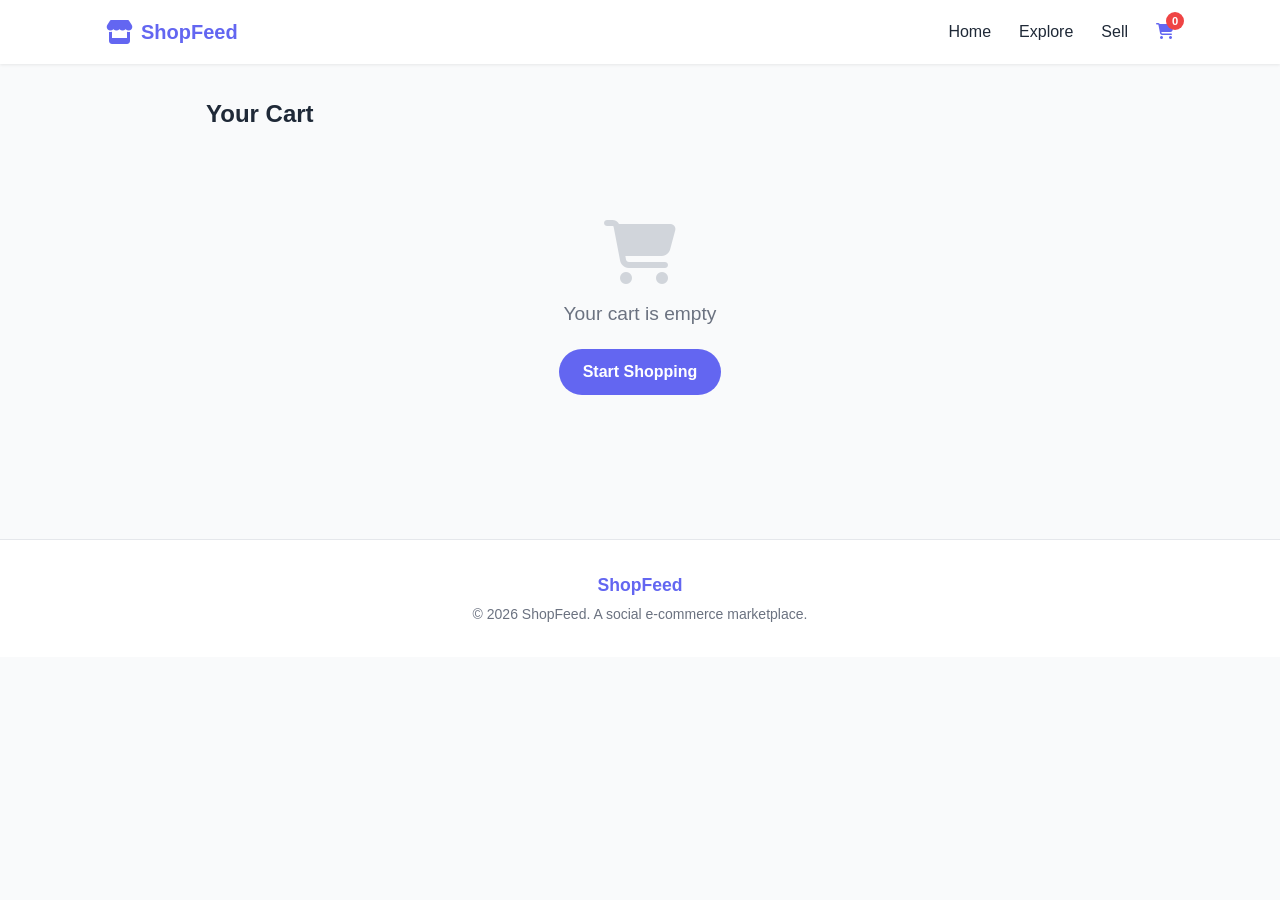
<file: cart.html>
<!DOCTYPE html>
<html lang="en">
<head>
  <meta charset="UTF-8">
  <meta name="viewport" content="width=device-width, initial-scale=1.0">
  <title>Cart – ShopFeed</title>
  <link rel="stylesheet" href="https://cdnjs.cloudflare.com/ajax/libs/font-awesome/6.5.1/css/all.min.css">
  <link rel="stylesheet" href="styles.css">
</head>
<body>
  <nav class="navbar">
    <div class="nav-container">
      <a href="index.html" class="logo">
        <i class="fas fa-store"></i>
        <span>ShopFeed</span>
      </a>
      <div class="nav-links">
        <a href="index.html">Home</a>
        <a href="explore.html">Explore</a>
        <a href="sell.html">Sell</a>
        <a href="cart.html" class="cart-link active">
          <i class="fas fa-shopping-cart"></i>
          <span class="cart-badge" id="cart-count">0</span>
        </a>
      </div>
      <button class="mobile-menu-btn" id="mobile-menu-btn" aria-label="Menu">
        <i class="fas fa-bars"></i>
      </button>
    </div>
    <div class="mobile-menu" id="mobile-menu">
      <a href="index.html">Home</a>
      <a href="explore.html">Explore</a>
      <a href="sell.html">Sell</a>
      <a href="cart.html" class="active">Cart (<span id="cart-count-mobile">0</span>)</a>
    </div>
  </nav>

  <main class="container-md">
    <h1 class="section-title" style="margin-bottom: 1.5rem;">Your Cart</h1>

    <div class="cart-empty" id="cart-empty">
      <i class="fas fa-shopping-cart"></i>
      <p>Your cart is empty</p>
      <a href="explore.html" class="btn btn-primary">Start Shopping</a>
    </div>

    <div class="cart-content" id="cart-content">
      <div id="cart-items"></div>

      <div class="cart-summary">
        <div class="summary-row">
          <span>Subtotal</span>
          <span id="subtotal">₦0</span>
        </div>
        <div class="summary-row" style="color: var(--text-light);">
          <span>Delivery</span>
          <span>Calculated at checkout</span>
        </div>
        <div class="summary-row total">
          <span>Total</span>
          <span class="price" id="total">₦0</span>
        </div>
        <button class="btn btn-primary btn-full" style="margin-top: 1.25rem;" id="checkout-btn">
          Proceed to Checkout
        </button>
      </div>

      <div class="checkout-form" id="checkout-form">
        <h2>Checkout Details</h2>
        <form id="order-form">
          <div class="form-row">
            <div class="form-group">
              <label>Full Name</label>
              <input type="text" required placeholder="Your full name">
            </div>
            <div class="form-group">
              <label>Phone Number</label>
              <input type="tel" required placeholder="08012345678">
            </div>
          </div>
          <div class="form-group">
            <label>Email</label>
            <input type="email" required placeholder="you@example.com">
          </div>
          <div class="form-group">
            <label>Delivery Address</label>
            <textarea required rows="3" placeholder="Street, City, State"></textarea>
          </div>
          <div class="form-group">
            <label>Payment Method</label>
            <select>
              <option>Pay on Delivery</option>
              <option>Bank Transfer</option>
              <option>Card (Coming soon)</option>
            </select>
          </div>
          <button type="submit" class="btn btn-green btn-full">Place Order</button>
        </form>
      </div>
    </div>
  </main>

  <footer class="footer">
    <p class="brand">ShopFeed</p>
    <p>© 2026 ShopFeed. A social e-commerce marketplace.</p>
  </footer>

  <script src="script.js"></script>
  <script>
    document.getElementById('mobile-menu-btn').addEventListener('click', () => {
      document.getElementById('mobile-menu').classList.toggle('open');
    });

    const productData = {
      1: { name: "Premium Wireless Headphones", price: 45000, image: "https://images.unsplash.com/photo-1505740420928-5e560c06d30e?w=200&q=80" },
      2: { name: "Smart Fitness Watch", price: 32500, image: "https://images.unsplash.com/photo-1523275335684-37898b6baf30?w=200&q=80" },
      3: { name: "Minimalist Sofa Set", price: 185000, image: "https://images.unsplash.com/photo-1555041469-a586c61ea9bc?w=200&q=80" },
      4: { name: "Organic Skincare Bundle", price: 18900, image: "https://images.unsplash.com/photo-1596462502278-27bfdc403348?w=200&q=80" },
      5: { name: "Classic Leather Sneakers", price: 28000, image: "https://images.unsplash.com/photo-1542291026-7eec264c27ff?w=200&q=80" },
      6: { name: "Portable Bluetooth Speaker", price: 22500, image: "https://images.unsplash.com/photo-1608043152269-423dbba4e7e1?w=200&q=80" }
    };

    function renderCart() {
      const cart = getCart();
      const emptyEl = document.getElementById('cart-empty');
      const contentEl = document.getElementById('cart-content');
      const itemsEl = document.getElementById('cart-items');

      if (Object.keys(cart).length === 0) {
        emptyEl.classList.add('show');
        contentEl.classList.remove('show');
        return;
      }

      emptyEl.classList.remove('show');
      contentEl.classList.add('show');

      let html = '';
      let subtotal = 0;

      for (const [id, qty] of Object.entries(cart)) {
        const p = productData[id];
        if (!p) continue;
        const lineTotal = p.price * qty;
        subtotal += lineTotal;
        html += `
          <div class="cart-item">
            <img src="${p.image}" alt="${p.name}">
            <div class="cart-item-info">
              <h3>${p.name}</h3>
              <p class="price">₦${p.price.toLocaleString()}</p>
            </div>
            <div class="qty-controls">
              <button onclick="updateQty(${id}, ${qty - 1})">−</button>
              <span>${qty}</span>
              <button onclick="updateQty(${id}, ${qty + 1})">+</button>
            </div>
            <p class="line-total">₦${lineTotal.toLocaleString()}</p>
            <button class="remove-btn" onclick="removeFromCart(${id})" aria-label="Remove">
              <i class="fas fa-trash"></i>
            </button>
          </div>
        `;
      }

      itemsEl.innerHTML = html;
      document.getElementById('subtotal').textContent = '₦' + subtotal.toLocaleString();
      document.getElementById('total').textContent = '₦' + subtotal.toLocaleString();
    }

    function updateQty(id, newQty) {
      if (newQty < 1) {
        removeFromCart(id);
      } else {
        const cart = getCart();
        cart[id] = newQty;
        saveCart(cart);
        updateCartCount();
        renderCart();
      }
    }

    function removeFromCart(id) {
      const cart = getCart();
      delete cart[id];
      saveCart(cart);
      updateCartCount();
      renderCart();
    }

    document.getElementById('checkout-btn').addEventListener('click', () => {
      document.getElementById('checkout-form').classList.add('show');
      document.getElementById('checkout-form').scrollIntoView({ behavior: 'smooth' });
    });

    document.getElementById('order-form').addEventListener('submit', (e) => {
      e.preventDefault();
      alert('Order placed successfully! 🎉\n\nThank you for shopping on ShopFeed.\nYou will receive a confirmation shortly.');
      localStorage.removeItem('shopfeed_cart');
      updateCartCount();
      renderCart();
      document.getElementById('checkout-form').classList.remove('show');
    });

    renderCart();
  </script>
</body>
</html>
</file>
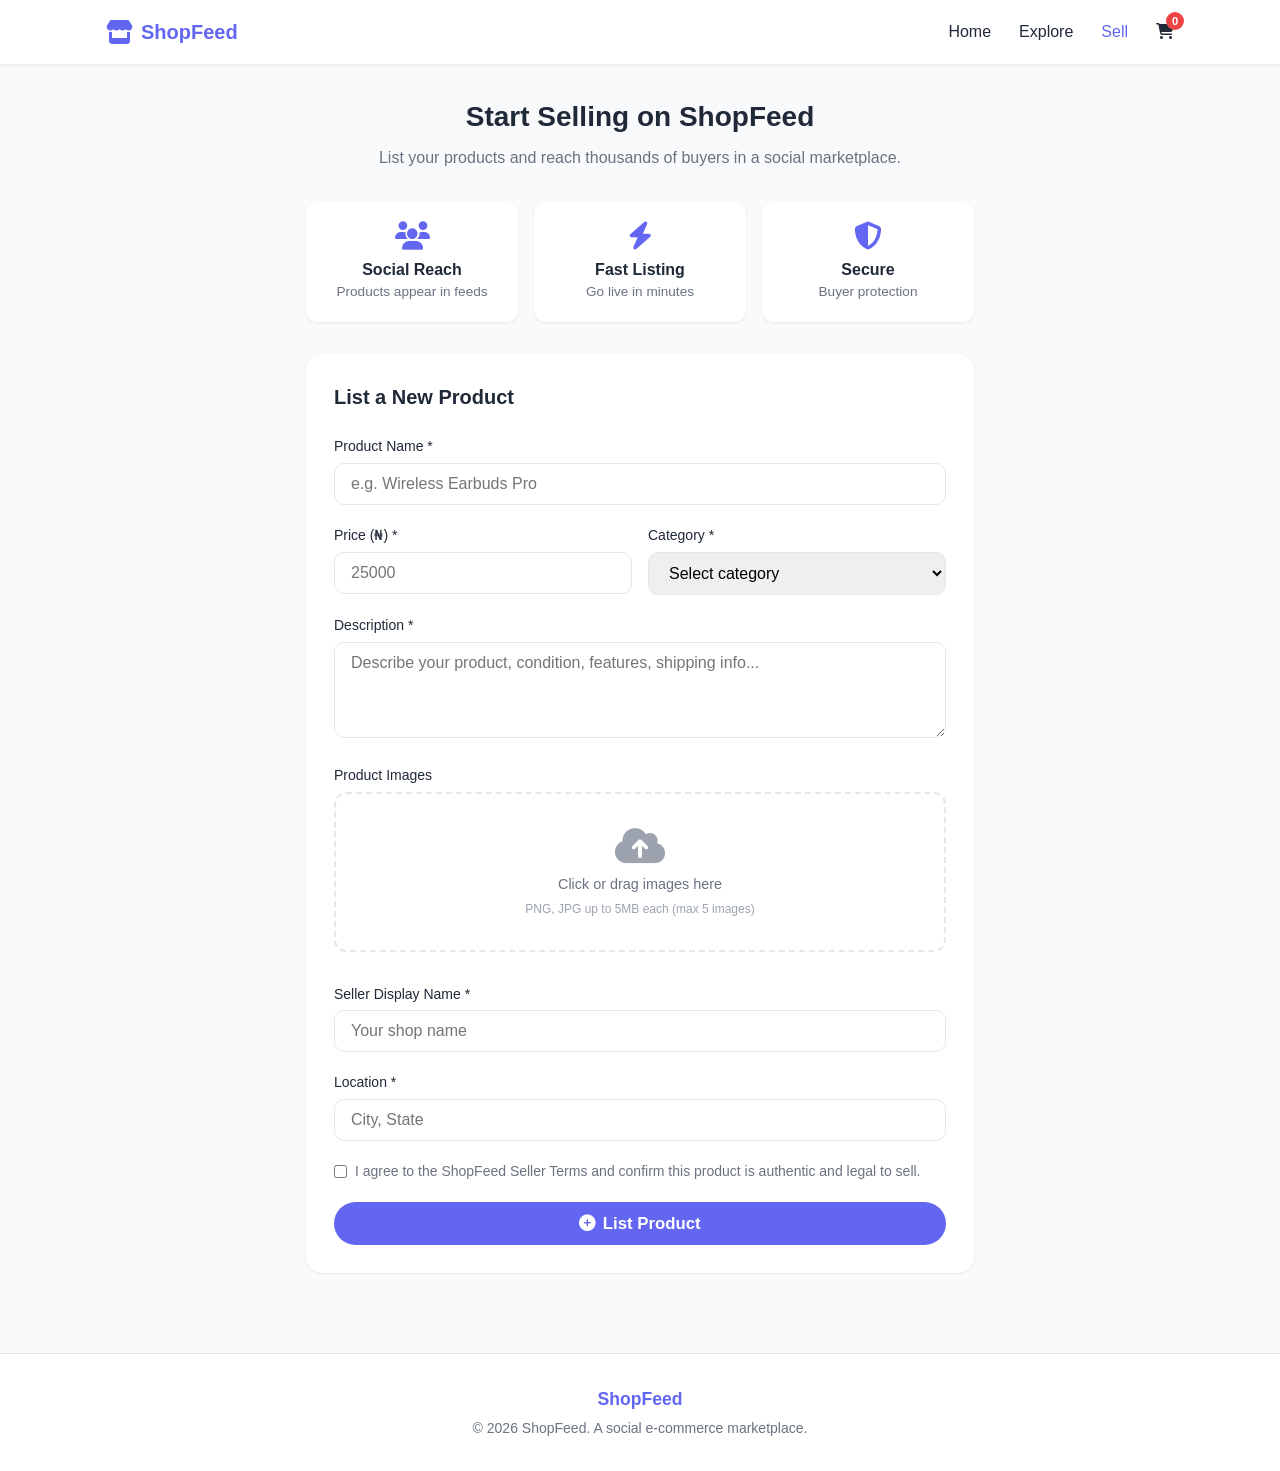
<file: sell.html>
<!DOCTYPE html>
<html lang="en">
<head>
  <meta charset="UTF-8">
  <meta name="viewport" content="width=device-width, initial-scale=1.0">
  <title>Sell on ShopFeed</title>
  <link rel="stylesheet" href="https://cdnjs.cloudflare.com/ajax/libs/font-awesome/6.5.1/css/all.min.css">
  <link rel="stylesheet" href="styles.css">
</head>
<body>
  <nav class="navbar">
    <div class="nav-container">
      <a href="index.html" class="logo">
        <i class="fas fa-store"></i>
        <span>ShopFeed</span>
      </a>
      <div class="nav-links">
        <a href="index.html">Home</a>
        <a href="explore.html">Explore</a>
        <a href="sell.html" class="active">Sell</a>
        <a href="cart.html" class="cart-link">
          <i class="fas fa-shopping-cart"></i>
          <span class="cart-badge" id="cart-count">0</span>
        </a>
      </div>
      <button class="mobile-menu-btn" id="mobile-menu-btn" aria-label="Menu">
        <i class="fas fa-bars"></i>
      </button>
    </div>
    <div class="mobile-menu" id="mobile-menu">
      <a href="index.html">Home</a>
      <a href="explore.html">Explore</a>
      <a href="sell.html" class="active">Sell</a>
      <a href="cart.html">Cart (<span id="cart-count-mobile">0</span>)</a>
    </div>
  </nav>

  <main class="container-sm">
    <div style="text-align: center; margin-bottom: 2rem;">
      <h1 style="font-size: 1.75rem; margin-bottom: 0.5rem;">Start Selling on ShopFeed</h1>
      <p style="color: var(--text-light);">List your products and reach thousands of buyers in a social marketplace.</p>
    </div>

    <div class="benefits">
      <div class="benefit-card">
        <i class="fas fa-users"></i>
        <p>Social Reach</p>
        <p>Products appear in feeds</p>
      </div>
      <div class="benefit-card">
        <i class="fas fa-bolt"></i>
        <p>Fast Listing</p>
        <p>Go live in minutes</p>
      </div>
      <div class="benefit-card">
        <i class="fas fa-shield-alt"></i>
        <p>Secure</p>
        <p>Buyer protection</p>
      </div>
    </div>

    <div class="sell-form-card" id="form-card">
      <h2>List a New Product</h2>
      <form id="sell-form">
        <div class="form-group">
          <label>Product Name *</label>
          <input type="text" required placeholder="e.g. Wireless Earbuds Pro">
        </div>

        <div class="form-row">
          <div class="form-group">
            <label>Price (₦) *</label>
            <input type="number" required min="100" placeholder="25000">
          </div>
          <div class="form-group">
            <label>Category *</label>
            <select required>
              <option value="">Select category</option>
              <option value="electronics">Electronics</option>
              <option value="fashion">Fashion</option>
              <option value="home">Home & Living</option>
              <option value="beauty">Beauty</option>
              <option value="other">Other</option>
            </select>
          </div>
        </div>

        <div class="form-group">
          <label>Description *</label>
          <textarea required rows="4" placeholder="Describe your product, condition, features, shipping info..."></textarea>
        </div>

        <div class="form-group">
          <label>Product Images</label>
          <div class="upload-area" id="upload-area">
            <i class="fas fa-cloud-upload-alt"></i>
            <p>Click or drag images here</p>
            <p class="hint">PNG, JPG up to 5MB each (max 5 images)</p>
            <input type="file" id="image-input" accept="image/*" multiple hidden>
          </div>
          <div class="preview-images" id="preview"></div>
        </div>

        <div class="form-group">
          <label>Seller Display Name *</label>
          <input type="text" required placeholder="Your shop name">
        </div>

        <div class="form-group">
          <label>Location *</label>
          <input type="text" required placeholder="City, State">
        </div>

        <div class="form-check">
          <input type="checkbox" id="terms" required>
          <label for="terms">I agree to the ShopFeed Seller Terms and confirm this product is authentic and legal to sell.</label>
        </div>

        <button type="submit" class="btn btn-primary btn-full" style="font-size: 1.05rem;">
          <i class="fas fa-plus-circle"></i> List Product
        </button>
      </form>
    </div>

    <div class="success-msg" id="success-msg">
      <i class="fas fa-check-circle"></i>
      <h3>Product Listed Successfully!</h3>
      <p>Your product is now live on ShopFeed. Buyers can discover it in the feed and explore page.</p>
      <a href="explore.html" class="btn btn-primary">View Marketplace</a>
    </div>
  </main>

  <footer class="footer">
    <p class="brand">ShopFeed</p>
    <p>© 2026 ShopFeed. A social e-commerce marketplace.</p>
  </footer>

  <script src="script.js"></script>
  <script>
    document.getElementById('mobile-menu-btn').addEventListener('click', () => {
      document.getElementById('mobile-menu').classList.toggle('open');
    });

    const uploadArea = document.getElementById('upload-area');
    const imageInput = document.getElementById('image-input');
    const preview = document.getElementById('preview');

    uploadArea.addEventListener('click', () => imageInput.click());

    imageInput.addEventListener('change', () => {
      preview.innerHTML = '';
      Array.from(imageInput.files).slice(0, 5).forEach(file => {
        const reader = new FileReader();
        reader.onload = (e) => {
          const img = document.createElement('img');
          img.src = e.target.result;
          preview.appendChild(img);
        };
        reader.readAsDataURL(file);
      });
    });

    document.getElementById('sell-form').addEventListener('submit', (e) => {
      e.preventDefault();
      document.getElementById('form-card').style.display = 'none';
      document.getElementById('success-msg').classList.add('show');
      window.scrollTo({ top: 0, behavior: 'smooth' });
    });
  </script>
</body>
</html>
</file>
<file: styles.css>
/* ========================================
   ShopFeed – Pure CSS Stylesheet
   ======================================== */

/* Reset & Base */
*, *::before, *::after {
  box-sizing: border-box;
  margin: 0;
  padding: 0;
}

:root {
  --primary: #6366f1;
  --primary-dark: #4f46e5;
  --secondary: #8b5cf6;
  --text: #1f2937;
  --text-light: #6b7280;
  --bg: #f9fafb;
  --white: #ffffff;
  --border: #e5e7eb;
  --red: #ef4444;
  --green: #16a34a;
  --radius: 16px;
  --shadow: 0 1px 3px rgba(0,0,0,0.08);
  --shadow-hover: 0 4px 12px rgba(0,0,0,0.1);
}

html {
  scroll-behavior: smooth;
}

body {
  font-family: -apple-system, BlinkMacSystemFont, 'Segoe UI', Roboto, Oxygen, Ubuntu, sans-serif;
  background: var(--bg);
  color: var(--text);
  line-height: 1.5;
  min-height: 100vh;
}

a {
  color: inherit;
  text-decoration: none;
}

img {
  max-width: 100%;
  display: block;
}

button, input, select, textarea {
  font-family: inherit;
  font-size: 1rem;
}

/* ========== Navbar ========== */
.navbar {
  background: var(--white);
  box-shadow: var(--shadow);
  position: sticky;
  top: 0;
  z-index: 100;
}

.nav-container {
  max-width: 1100px;
  margin: 0 auto;
  padding: 0 1rem;
  display: flex;
  align-items: center;
  justify-content: space-between;
  height: 64px;
}

.logo {
  display: flex;
  align-items: center;
  gap: 0.5rem;
  font-weight: 700;
  font-size: 1.25rem;
  color: var(--primary);
}

.logo i {
  font-size: 1.5rem;
}

.nav-links {
  display: flex;
  align-items: center;
  gap: 1.75rem;
}

.nav-links a {
  color: var(--text);
  font-weight: 500;
  transition: color 0.2s;
}

.nav-links a:hover,
.nav-links a.active {
  color: var(--primary);
}

.cart-link {
  position: relative;
}

.cart-badge {
  position: absolute;
  top: -8px;
  right: -10px;
  background: var(--red);
  color: white;
  font-size: 0.7rem;
  font-weight: 600;
  width: 18px;
  height: 18px;
  border-radius: 50%;
  display: flex;
  align-items: center;
  justify-content: center;
}

.mobile-menu-btn {
  display: none;
  background: none;
  border: none;
  font-size: 1.4rem;
  color: var(--text);
  cursor: pointer;
}

.mobile-menu {
  display: none;
  padding: 0 1rem 1rem;
  background: var(--white);
}

.mobile-menu a {
  display: block;
  padding: 0.6rem 0;
  font-weight: 500;
}

.mobile-menu a.active {
  color: var(--primary);
}

/* ========== Hero ========== */
.hero {
  background: linear-gradient(135deg, var(--primary), var(--secondary));
  color: white;
  text-align: center;
  padding: 3rem 1rem;
}

.hero h1 {
  font-size: 2.25rem;
  margin-bottom: 0.75rem;
}

.hero p {
  font-size: 1.1rem;
  opacity: 0.9;
  margin-bottom: 1.5rem;
  max-width: 500px;
  margin-left: auto;
  margin-right: auto;
}

.hero-buttons {
  display: flex;
  flex-wrap: wrap;
  gap: 0.75rem;
  justify-content: center;
}

.btn {
  display: inline-flex;
  align-items: center;
  justify-content: center;
  gap: 0.4rem;
  padding: 0.7rem 1.5rem;
  border-radius: 9999px;
  font-weight: 600;
  cursor: pointer;
  border: none;
  transition: all 0.2s;
  text-align: center;
}

.btn-white {
  background: white;
  color: var(--primary);
}

.btn-white:hover {
  background: #f3f4f6;
}

.btn-outline-white {
  background: transparent;
  color: white;
  border: 2px solid white;
}

.btn-outline-white:hover {
  background: rgba(255,255,255,0.15);
}

.btn-primary {
  background: var(--primary);
  color: white;
}

.btn-primary:hover {
  background: var(--primary-dark);
}

.btn-outline {
  background: transparent;
  color: var(--primary);
  border: 2px solid var(--primary);
}

.btn-outline:hover {
  background: var(--primary);
  color: white;
}

.btn-green {
  background: var(--green);
  color: white;
}

.btn-green:hover {
  background: #15803d;
}

.btn-full {
  width: 100%;
}

/* ========== Layout ========== */
.container {
  max-width: 1100px;
  margin: 0 auto;
  padding: 2rem 1rem;
}

.container-sm {
  max-width: 700px;
  margin: 0 auto;
  padding: 2rem 1rem;
}

.container-md {
  max-width: 900px;
  margin: 0 auto;
  padding: 2rem 1rem;
}

.section-title {
  font-size: 1.5rem;
  font-weight: 700;
  margin-bottom: 1.5rem;
  display: flex;
  align-items: center;
  gap: 0.5rem;
}

.section-title i {
  color: var(--primary);
}

/* ========== Feed Cards ========== */
.feed {
  max-width: 600px;
  margin: 0 auto;
}

.feed-card {
  background: var(--white);
  border-radius: var(--radius);
  box-shadow: var(--shadow);
  margin-bottom: 1.5rem;
  overflow: hidden;
  transition: transform 0.2s, box-shadow 0.2s;
}

.feed-card:hover {
  transform: translateY(-2px);
  box-shadow: var(--shadow-hover);
}

.feed-header {
  display: flex;
  align-items: center;
  gap: 0.75rem;
  padding: 1rem;
}

.feed-header img {
  width: 40px;
  height: 40px;
  border-radius: 50%;
  object-fit: cover;
}

.feed-header .seller-info p:first-child {
  font-weight: 600;
  font-size: 0.95rem;
}

.feed-header .seller-info p:last-child {
  font-size: 0.75rem;
  color: var(--text-light);
}

.feed-header .more-btn {
  margin-left: auto;
  background: none;
  border: none;
  color: var(--text-light);
  cursor: pointer;
  font-size: 1rem;
}

.feed-image {
  width: 100%;
  height: 280px;
  object-fit: cover;
}

.feed-body {
  padding: 1rem;
}

.feed-actions {
  display: flex;
  gap: 1.25rem;
  margin-bottom: 0.75rem;
}

.feed-actions button {
  background: none;
  border: none;
  color: var(--text-light);
  cursor: pointer;
  font-size: 1.1rem;
  display: flex;
  align-items: center;
  gap: 0.3rem;
}

.feed-actions button:hover {
  color: var(--primary);
}

.feed-actions .like-btn:hover,
.feed-actions .like-btn.liked {
  color: var(--red);
}

.feed-actions .bookmark {
  margin-left: auto;
}

.feed-body h3 {
  font-size: 1.1rem;
  margin-bottom: 0.25rem;
}

.feed-body h3 a:hover {
  color: var(--primary);
}

.feed-body .desc {
  font-size: 0.9rem;
  color: var(--text-light);
  margin-bottom: 1rem;
}

.feed-footer {
  display: flex;
  align-items: center;
  justify-content: space-between;
  flex-wrap: wrap;
  gap: 0.75rem;
}

.price {
  font-size: 1.4rem;
  font-weight: 700;
  color: var(--primary);
}

/* ========== Product Grid (Explore) ========== */
.page-header {
  display: flex;
  flex-wrap: wrap;
  align-items: center;
  justify-content: space-between;
  gap: 1rem;
  margin-bottom: 2rem;
}

.page-header h1 {
  font-size: 1.75rem;
}

.filters {
  display: flex;
  flex-wrap: wrap;
  gap: 0.5rem;
}

.filters input,
.filters select {
  padding: 0.6rem 1rem;
  border: 1px solid var(--border);
  border-radius: 9999px;
  outline: none;
  min-width: 160px;
}

.filters input:focus,
.filters select:focus {
  border-color: var(--primary);
  box-shadow: 0 0 0 3px rgba(99,102,241,0.15);
}

.product-grid {
  display: grid;
  grid-template-columns: repeat(auto-fill, minmax(260px, 1fr));
  gap: 1.5rem;
}

.product-card {
  background: var(--white);
  border-radius: var(--radius);
  box-shadow: var(--shadow);
  overflow: hidden;
  transition: box-shadow 0.2s;
}

.product-card:hover {
  box-shadow: var(--shadow-hover);
}

.product-card.hidden {
  display: none;
}

.product-card img {
  width: 100%;
  height: 180px;
  object-fit: cover;
}

.product-card-body {
  padding: 1rem;
}

.product-card-body .seller {
  font-size: 0.75rem;
  color: var(--text-light);
  margin-bottom: 0.25rem;
}

.product-card-body h3 {
  font-size: 1rem;
  margin-bottom: 0.75rem;
}

.product-card-body h3 a:hover {
  color: var(--primary);
}

.product-card-footer {
  display: flex;
  align-items: center;
  justify-content: space-between;
}

.product-card-footer .price {
  font-size: 1.2rem;
}

.btn-icon {
  width: 40px;
  height: 40px;
  border-radius: 50%;
  background: var(--primary);
  color: white;
  border: none;
  cursor: pointer;
  display: flex;
  align-items: center;
  justify-content: center;
  transition: background 0.2s;
}

.btn-icon:hover {
  background: var(--primary-dark);
}

.no-results {
  text-align: center;
  padding: 3rem;
  color: var(--text-light);
  display: none;
}

.no-results.show {
  display: block;
}

/* ========== Product Detail ========== */
.back-link {
  display: inline-flex;
  align-items: center;
  gap: 0.4rem;
  color: var(--primary);
  margin-bottom: 1.5rem;
  font-weight: 500;
}

.back-link:hover {
  text-decoration: underline;
}

.product-detail {
  background: var(--white);
  border-radius: var(--radius);
  box-shadow: var(--shadow);
  overflow: hidden;
  display: grid;
  grid-template-columns: 1fr 1fr;
}

.product-detail-img {
  background: #f3f4f6;
}

.product-detail-img img {
  width: 100%;
  height: 100%;
  min-height: 320px;
  object-fit: cover;
}

.product-detail-info {
  padding: 2rem;
  display: flex;
  flex-direction: column;
  justify-content: center;
}

.product-detail-info .seller {
  font-size: 0.85rem;
  color: var(--text-light);
  margin-bottom: 0.25rem;
}

.product-detail-info h1 {
  font-size: 1.75rem;
  margin-bottom: 0.75rem;
}

.product-detail-info .price {
  font-size: 1.75rem;
  margin-bottom: 1rem;
}

.product-detail-info .desc {
  color: var(--text-light);
  margin-bottom: 1.25rem;
  font-size: 0.95rem;
}

.features {
  list-style: none;
  margin-bottom: 1.5rem;
}

.features li {
  display: flex;
  align-items: center;
  gap: 0.5rem;
  font-size: 0.9rem;
  margin-bottom: 0.4rem;
}

.features li i {
  color: var(--green);
}

.detail-buttons {
  display: flex;
  flex-wrap: wrap;
  gap: 0.75rem;
}

.detail-buttons .btn {
  flex: 1;
  min-width: 140px;
}

/* Seller & Reviews */
.extra-grid {
  display: grid;
  grid-template-columns: 1fr 1fr;
  gap: 1.5rem;
  margin-top: 2rem;
}

.extra-card {
  background: var(--white);
  border-radius: var(--radius);
  box-shadow: var(--shadow);
  padding: 1.5rem;
}

.extra-card h3 {
  font-size: 1.1rem;
  margin-bottom: 1rem;
}

.seller-row {
  display: flex;
  align-items: center;
  gap: 1rem;
  margin-bottom: 1rem;
}

.seller-row img {
  width: 56px;
  height: 56px;
  border-radius: 50%;
  object-fit: cover;
}

.seller-row .name {
  font-weight: 600;
  font-size: 1.05rem;
}

.seller-row .meta {
  font-size: 0.85rem;
  color: var(--text-light);
}

.review {
  margin-bottom: 1rem;
}

.review .author {
  font-weight: 500;
  margin-right: 0.5rem;
}

.review .stars {
  color: #fbbf24;
  font-size: 0.85rem;
}

.review p {
  font-size: 0.9rem;
  color: var(--text-light);
  margin-top: 0.25rem;
}

/* ========== Cart ========== */
.cart-empty {
  text-align: center;
  padding: 4rem 1rem;
  display: none;
}

.cart-empty.show {
  display: block;
}

.cart-empty i {
  font-size: 4rem;
  color: #d1d5db;
  margin-bottom: 1rem;
}

.cart-empty p {
  font-size: 1.2rem;
  color: var(--text-light);
  margin-bottom: 1.25rem;
}

.cart-content {
  display: none;
}

.cart-content.show {
  display: block;
}

.cart-item {
  background: var(--white);
  border-radius: 12px;
  box-shadow: var(--shadow);
  padding: 1rem;
  display: flex;
  align-items: center;
  gap: 1rem;
  margin-bottom: 1rem;
  flex-wrap: wrap;
}

.cart-item img {
  width: 80px;
  height: 80px;
  object-fit: cover;
  border-radius: 8px;
}

.cart-item-info {
  flex: 1;
  min-width: 140px;
}

.cart-item-info h3 {
  font-size: 0.95rem;
  margin-bottom: 0.2rem;
}

.cart-item-info .price {
  font-size: 1rem;
}

.qty-controls {
  display: flex;
  align-items: center;
  gap: 0.5rem;
}

.qty-controls button {
  width: 32px;
  height: 32px;
  border-radius: 50%;
  border: 1px solid var(--border);
  background: white;
  cursor: pointer;
  font-size: 1rem;
  display: flex;
  align-items: center;
  justify-content: center;
}

.qty-controls button:hover {
  background: #f3f4f6;
}

.qty-controls span {
  width: 28px;
  text-align: center;
  font-weight: 500;
}

.line-total {
  font-weight: 600;
  min-width: 90px;
  text-align: right;
}

.remove-btn {
  background: none;
  border: none;
  color: var(--red);
  cursor: pointer;
  font-size: 1rem;
  padding: 0.25rem;
}

.remove-btn:hover {
  color: #b91c1c;
}

.cart-summary {
  background: var(--white);
  border-radius: var(--radius);
  box-shadow: var(--shadow);
  padding: 1.5rem;
  margin-top: 0.5rem;
}

.summary-row {
  display: flex;
  justify-content: space-between;
  margin-bottom: 0.5rem;
}

.summary-row.total {
  border-top: 1px solid var(--border);
  padding-top: 1rem;
  margin-top: 0.75rem;
  font-size: 1.2rem;
  font-weight: 700;
}

.summary-row.total .price {
  font-size: 1.2rem;
}

.checkout-form {
  display: none;
  background: var(--white);
  border-radius: var(--radius);
  box-shadow: var(--shadow);
  padding: 1.5rem;
  margin-top: 1.5rem;
}

.checkout-form.show {
  display: block;
}

.checkout-form h2 {
  font-size: 1.25rem;
  margin-bottom: 1.25rem;
}

/* ========== Forms ========== */
.form-group {
  margin-bottom: 1.25rem;
}

.form-group label {
  display: block;
  font-size: 0.875rem;
  font-weight: 500;
  margin-bottom: 0.35rem;
}

.form-group input,
.form-group select,
.form-group textarea {
  width: 100%;
  padding: 0.7rem 1rem;
  border: 1px solid var(--border);
  border-radius: 10px;
  outline: none;
  transition: border-color 0.2s, box-shadow 0.2s;
}

.form-group input:focus,
.form-group select:focus,
.form-group textarea:focus {
  border-color: var(--primary);
  box-shadow: 0 0 0 3px rgba(99,102,241,0.15);
}

.form-row {
  display: grid;
  grid-template-columns: 1fr 1fr;
  gap: 1rem;
}

.form-check {
  display: flex;
  align-items: flex-start;
  gap: 0.5rem;
  margin-bottom: 1.25rem;
  font-size: 0.875rem;
  color: var(--text-light);
}

.form-check input {
  margin-top: 0.2rem;
}

/* Sell page extras */
.benefits {
  display: grid;
  grid-template-columns: repeat(3, 1fr);
  gap: 1rem;
  margin-bottom: 2rem;
}

.benefit-card {
  background: var(--white);
  border-radius: 12px;
  box-shadow: var(--shadow);
  padding: 1.25rem;
  text-align: center;
}

.benefit-card i {
  font-size: 1.75rem;
  color: var(--primary);
  margin-bottom: 0.5rem;
}

.benefit-card p:first-of-type {
  font-weight: 600;
}

.benefit-card p:last-of-type {
  font-size: 0.85rem;
  color: var(--text-light);
}

.sell-form-card {
  background: var(--white);
  border-radius: var(--radius);
  box-shadow: var(--shadow);
  padding: 1.75rem;
}

.sell-form-card h2 {
  font-size: 1.25rem;
  margin-bottom: 1.5rem;
}

.upload-area {
  border: 2px dashed var(--border);
  border-radius: 12px;
  padding: 2rem;
  text-align: center;
  cursor: pointer;
  transition: border-color 0.2s;
}

.upload-area:hover {
  border-color: var(--primary);
}

.upload-area i {
  font-size: 2.5rem;
  color: #9ca3af;
  margin-bottom: 0.5rem;
}

.upload-area p {
  color: var(--text-light);
  font-size: 0.9rem;
}

.upload-area .hint {
  font-size: 0.75rem;
  color: #9ca3af;
  margin-top: 0.25rem;
}

.preview-images {
  display: flex;
  flex-wrap: wrap;
  gap: 0.75rem;
  margin-top: 0.75rem;
}

.preview-images img {
  width: 72px;
  height: 72px;
  object-fit: cover;
  border-radius: 8px;
}

.success-msg {
  display: none;
  background: #f0fdf4;
  border: 1px solid #bbf7d0;
  color: #166534;
  border-radius: var(--radius);
  padding: 2rem;
  text-align: center;
  margin-top: 1.5rem;
}

.success-msg.show {
  display: block;
}

.success-msg i {
  font-size: 2.5rem;
  margin-bottom: 0.75rem;
}

.success-msg h3 {
  font-size: 1.25rem;
  margin-bottom: 0.5rem;
}

.success-msg p {
  margin-bottom: 1rem;
}

/* ========== Footer ========== */
.footer {
  background: var(--white);
  border-top: 1px solid var(--border);
  margin-top: 3rem;
  padding: 2rem 1rem;
  text-align: center;
  color: var(--text-light);
  font-size: 0.875rem;
}

.footer .brand {
  font-weight: 700;
  color: var(--primary);
  font-size: 1.1rem;
  margin-bottom: 0.35rem;
}

.social-links {
  display: flex;
  justify-content: center;
  gap: 1rem;
  margin-top: 0.75rem;
}

.social-links a {
  color: var(--text-light);
  font-size: 1.1rem;
}

.social-links a:hover {
  color: var(--primary);
}

/* ========== Toast ========== */
.toast {
  position: fixed;
  bottom: 1.5rem;
  left: 50%;
  transform: translateX(-50%);
  background: #1f2937;
  color: white;
  padding: 0.75rem 1.5rem;
  border-radius: 9999px;
  font-size: 0.9rem;
  font-weight: 500;
  z-index: 200;
  opacity: 1;
  transition: opacity 0.3s;
}

.toast.hide {
  opacity: 0;
}

/* ========== Responsive ========== */
@media (max-width: 768px) {
  .nav-links {
    display: none;
  }

  .mobile-menu-btn {
    display: block;
  }

  .mobile-menu.open {
    display: block;
  }

  .hero h1 {
    font-size: 1.75rem;
  }

  .product-detail {
    grid-template-columns: 1fr;
  }

  .product-detail-img img {
    min-height: 240px;
  }

  .extra-grid {
    grid-template-columns: 1fr;
  }

  .form-row {
    grid-template-columns: 1fr;
  }

  .benefits {
    grid-template-columns: 1fr;
  }

  .cart-item {
    flex-direction: column;
    align-items: flex-start;
  }

  .line-total {
    text-align: left;
  }
}

@media (max-width: 480px) {
  .hero {
    padding: 2rem 1rem;
  }

  .hero-buttons {
    flex-direction: column;
  }

  .hero-buttons .btn {
    width: 100%;
  }

  .page-header {
    flex-direction: column;
    align-items: flex-start;
  }

  .filters {
    width: 100%;
  }

  .filters input,
  .filters select {
    width: 100%;
  }

  .detail-buttons {
    flex-direction: column;
  }

   /* Mobile chat adjustments */
@media (max-width: 768px) {
  .chat-layout {
    grid-template-columns: 1fr;
    height: calc(100vh - 64px);
  }

  .chat-sidebar {
    display: none;
  }

  .chat-sidebar.mobile-open {
    display: flex;
    position: absolute;
    top: 64px;
    left: 0;
    right: 0;
    bottom: 0;
    z-index: 50;
  }

  .chat-main.mobile-hidden {
    display: none;
  }

  .message {
    max-width: 85%;
  }
}
   
}
</file>
